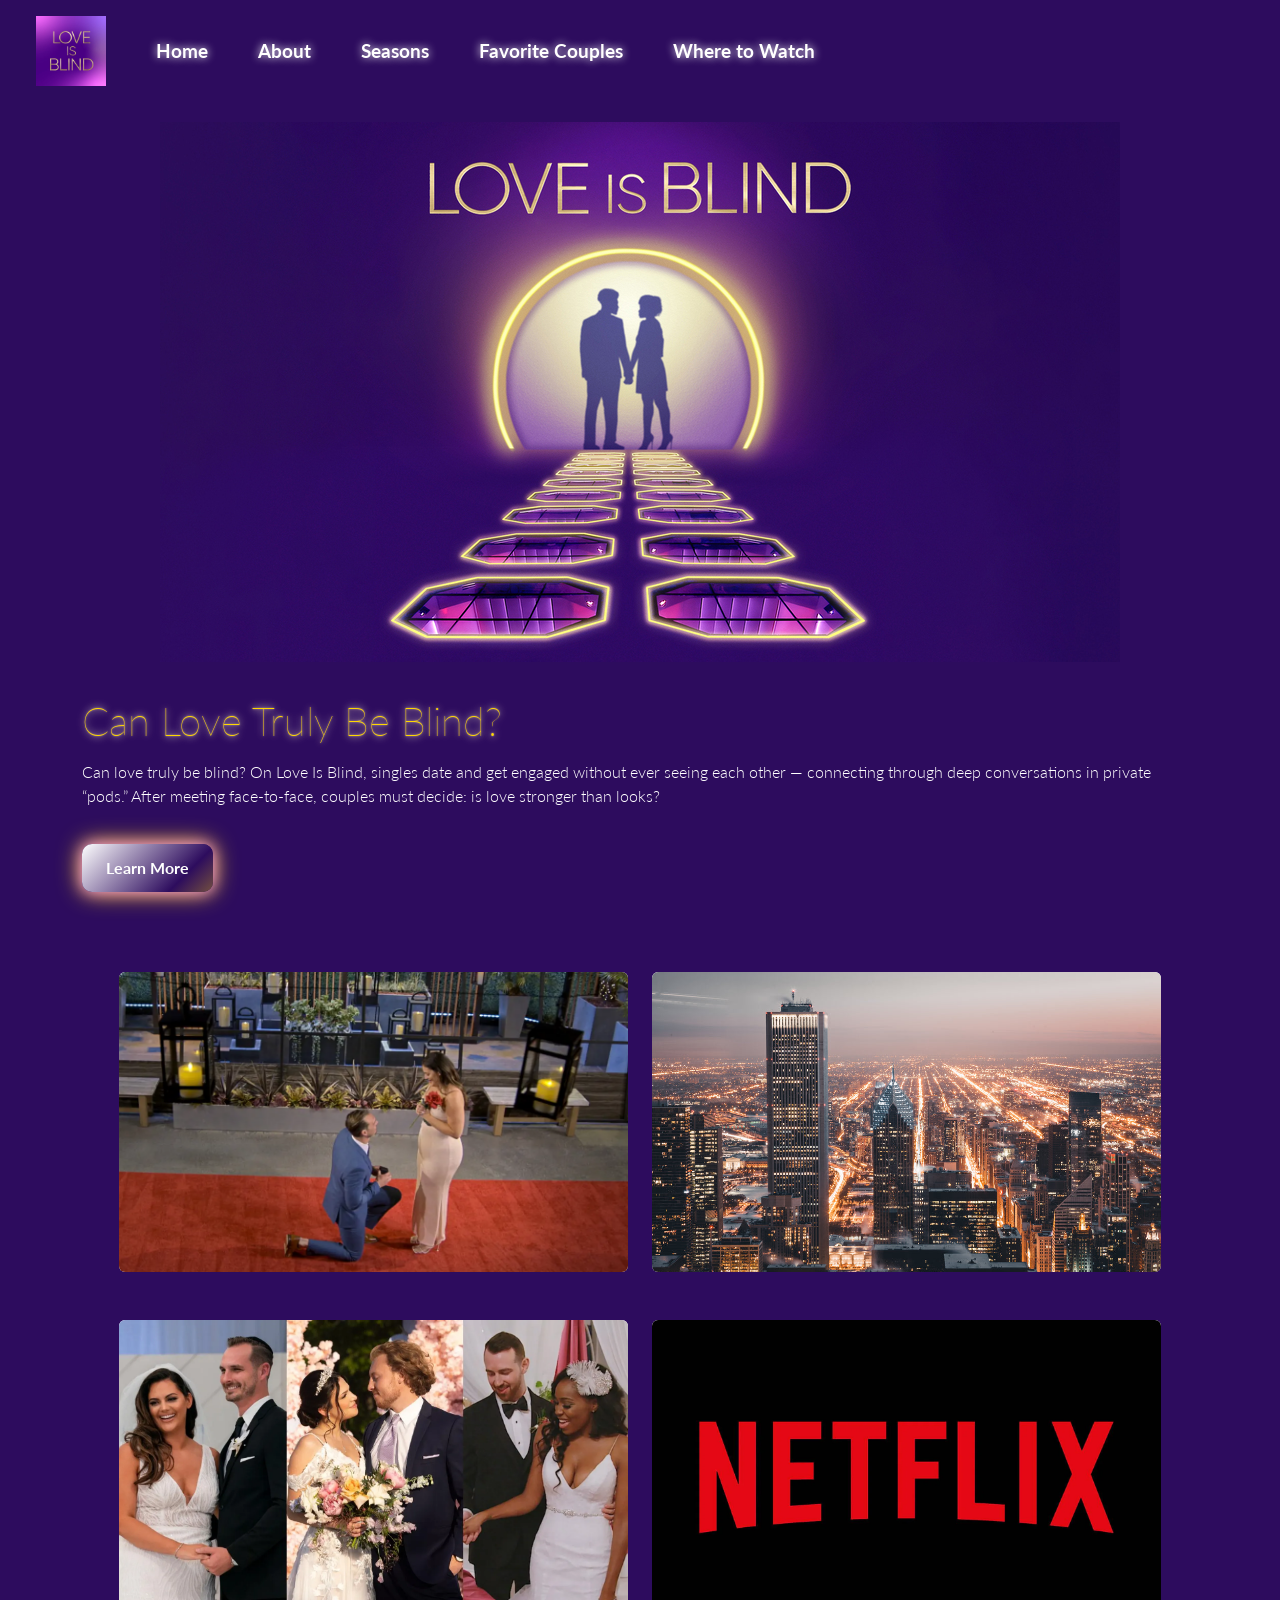
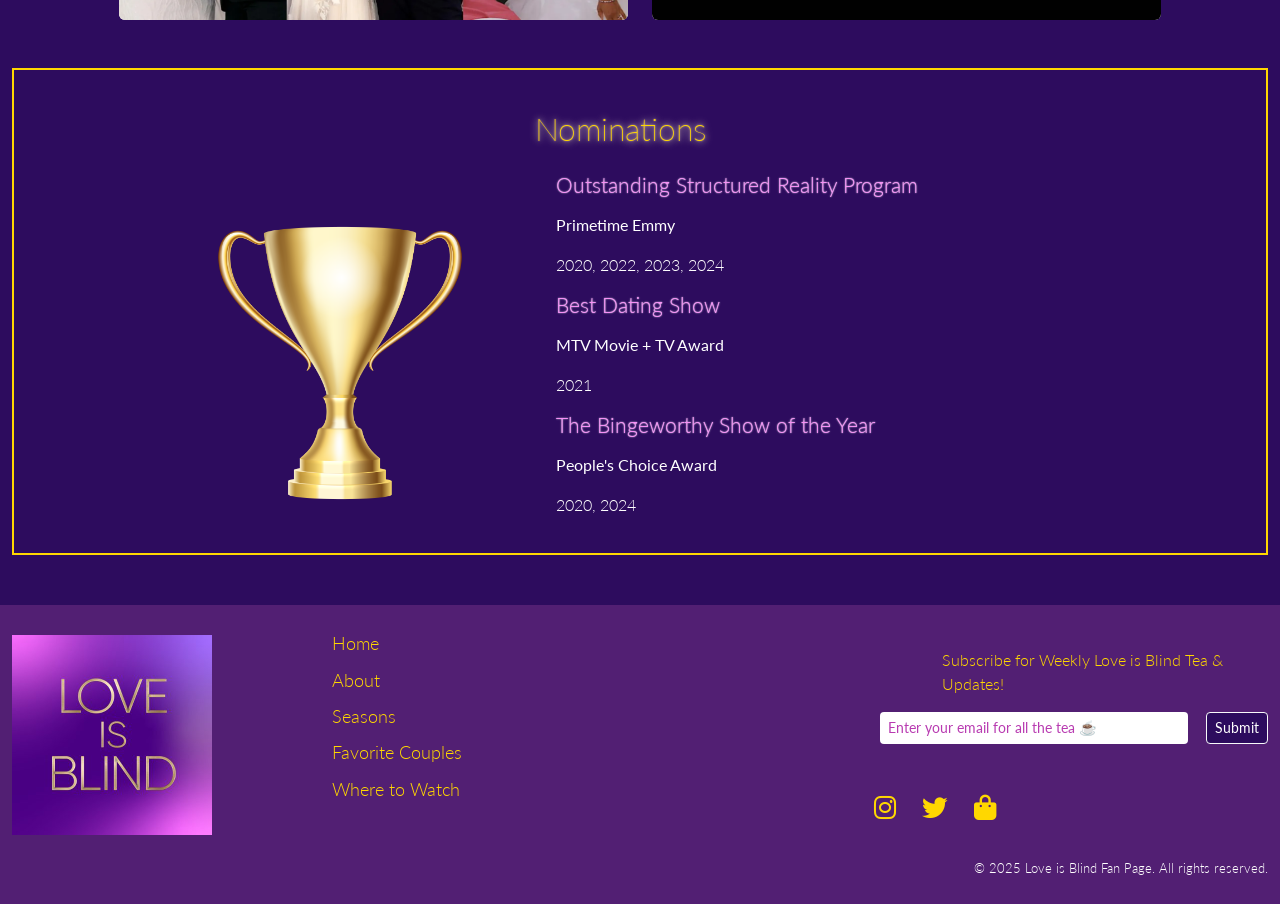
<file: index.html>
<!doctype html>
<html lang="en">
  <head>
    <meta charset="utf-8">
    <meta name="viewport" content="width=device-width, initial-scale=1">
    <meta name="description" content="Home">
    <meta name="author" content="Joy Suh">
    <title>Love is Blind</title>

    <!-- LOAD BOOTSTRAP CSS - DO NOT DELETE -->
    <link href="https://cdn.jsdelivr.net/npm/bootstrap@5.3.3/dist/css/bootstrap.min.css" rel="stylesheet" integrity="sha384-QWTKZyjpPEjISv5WaRU9OFeRpok6YctnYmDr5pNlyT2bRjXh0JMhjY6hW+ALEwIH" crossorigin="anonymous">
    <!-- END LOADING BOOTSTRAP CSS -->

    
    <!-- Custom styles - add your own CSS to this stylesheet -->
    <link href="style.css" rel="stylesheet">


<!-- lato font google-->
    <link rel="preconnect" href="https://fonts.googleapis.com">
<link rel="preconnect" href="https://fonts.gstatic.com" crossorigin>
<link href="https://fonts.googleapis.com/css2?family=Lato:ital,wght@0,100;0,300;0,400;0,700;0,900;1,100;1,300;1,400;1,700;1,900&family=Playwrite+IT+Moderna:wght@100..400&display=swap" rel="stylesheet">

<!-- footer icons-->
<link href="https://cdnjs.cloudflare.com/ajax/libs/font-awesome/5.15.4/css/all.min.css" rel="stylesheet">
<link href="https://cdnjs.cloudflare.com/ajax/libs/font-awesome/6.0.0-beta3/css/all.min.css" rel="stylesheet">


  </head>
  <body>



     <div class="container-fluid">

<nav class="d-flex align-items-center px-4 py-3">
  
    <!-- nav logo-->
      <img src="images/libnavlogo.jpg" class="nav-logo img-fluid" alt="Love is Blind logo">
    

    <!-- navlinks-->

  <ul class="nav nav-pills">
    <li class="nav-item">
      <a class="nav-link" href="index.html">Home</a>
    </li>
    <li class="nav-item">
      <a class="nav-link" href="about.html">About</a>
    </li>
    <li class="nav-item">
      <a class="nav-link" href="seasons.html">Seasons</a>
    </li>
    <li class="nav-item">
      <a class="nav-link" href="couples.html">Favorite Couples</a>
    </li>
    <li class="nav-item">
      <a class="nav-link" href="watch.html">Where to Watch</a>
    </li>
  </ul>
</nav>



 
    
  <div class="row">
    <div class="col-md-12">

      <img class="logo img-fluid lib.jpg" src="images/lib.jpg" alt="Love is Blind logo">
    </div>
  
</div> <!-- end logo-->



<!-- new row 1 -->

<div class="container">
<div class="row">
  <div class="col-md-12">
    <h1 class="gold-glow"> Can Love Truly Be Blind? </h1> 
<p> Can love truly be blind?
On Love Is Blind, singles date and get engaged without ever seeing each other — connecting through deep conversations in private “pods.” After meeting face-to-face, couples must decide: is love stronger than looks?</p>
<a href="about.html" class="custom-btn">Learn More</a>

</div>
</div>
</div>



<!-- Row 2 -->
  <div class="row justify-content-center">
    <div class="col-md-5 mb-5">
        <div class="purple-card">

      <a href="about.html" class="card text-decoration-none position-relative">
        <img src="images/proposal.webp" class="card-img-top" alt="Proposal">
        <p class="card-hover-text purple position-absolute top-50 start-50 translate-middle">About</p>
      </a>
    </div></div>

    <div class="col-md-5 mb-5">
        <div class="purple-card">

      <a href="seasons.html" class="card text-decoration-none position-relative">
        <img src="images/city.jpg" class="card-img-top" alt="City image">
        <p class="card-hover-text purple position-absolute top-50 start-50 translate-middle">Seasons</p>
      </a>
    </div>
  </div></div>

  <!-- Row 3 -->
  <div class="row justify-content-center">
    <!-- Card 1 -->
    <div class="col-md-5 mb-5">
        <div class="purple-card">

      <a href="couples.html" class="card text-decoration-none position-relative">
        <img src="images/coupleshome.webp" class="card-img-top" alt="Couples image">
        <p class="card-hover-text purple position-absolute top-50 start-50 translate-middle">Favorite Couples</p>
      </a>
    </div>
</div>
    <!-- Card 2 -->
    <div class="col-md-5 mb-5">
        <div class="purple-card">

      <a href="watch.html" class="card text-decoration-none position-relative">
        <img src="images/netflix.webp" class="card-img-top" alt="Netflix logo">
        <p class="card-hover-text purple position-absolute top-50 start-50 translate-middle">Where to Watch</p>
      </a>
    </div>
  </div>
</div>



<!-- row 4 --> 
<div class="container-fluid awards-section">
  <div class="row">
    <div class="col-md-12">
      <h2 class="nominations"> Nominations </h2>
    </div>
  </div>

  <!-- row 5--> 

  <div class="row justify-content-center align-items-center" style="margin-left: 0%;">

    <!-- trophy image -->
    <div class="col-md-4 text-center mb-3  mb-md-0">
      <img class="trophy img-fluid" src="images/trophy.png" alt="trophy">
    </div>

    <div class="col-md-6">
      <h3>Outstanding Structured Reality Program</h3>
      <p><strong>Primetime Emmy</strong></p>
      <p>2020, 2022, 2023, 2024</p>

      <h3>Best Dating Show</h3>
      <p><strong>MTV Movie + TV Award</strong></p>
      <p>2021</p>

      <h3>The Bingeworthy Show of the Year</h3>
      <p><strong>People's Choice Award</strong></p>
      <p>2020, 2024</p>
    </div>
  </div>
</div>
</div>


 <!-- footer -->

   <footer class="footer ">
  <div class="container-fluid footer-container">
    <div class="row align-items-center">

      <!-- Logo -->
      <div class="col-md-3 text-center text-md-start mb-3 mb-md-0">
        <img src="images/libnavlogo.jpg" alt="Love is Blind Logo" class="footer-logo img-fluid">
      </div>

      <!-- Nav Links -->
      <div class="col-md-3">
        <ul class="footer-nav">
          <li><a href="index.html">Home</a></li>
          <li><a href="about.html">About</a></li>
          <li><a href="seasons.html">Seasons</a></li>
          <li><a href="couples.html">Favorite Couples</a></li>
          <li><a href="watch.html">Where to Watch</a></li>
        </ul>
      </div>



      <div class="col-md-6">

  <div class="season-form mt-4">
  <!-- form-->
  <p class="formtitle">Subscribe for Weekly Love is Blind Tea & Updates!</p>

  <!-- Form-->
  <div class="d-flex justify-content-md-end justify-content-center mb-5">
  <input type="text" id="email-form" name="email-form" class="form-control form-control-sm w-50 custom-input" placeholder="Enter your email for all the tea ☕">
  <button type="submit" class="btn btn-light btn-sm ms-2 submit-btn">Submit</button>
</div>

</div>

        <!-- socials-->
        <div class="row">
        <div class="d-flex justify-content-center mt-3">
          <a href="https://www.instagram.com/loveisblindnetflix" target="_blank" class="social-icon me-3">
            <i class="fab fa-instagram"></i>
          </a>
          <a href="https://x.com/LoveisBlindShow" target="_blank" class="social-icon me-3">
            <i class="fab fa-twitter"></i>
          </a>
          <a href="https://www.netflix.shop/collections/love-is-blind" target="_blank" class="social-icon">
            <i class="fas fa-shopping-bag"></i>
         </a>
        </div>
      </div>
    </div>
  </div>







    <!-- copyright -->
    <div class="row">
    <div class="text-end mt-4">
      <p class="copyright">&copy; 2025 Love is Blind Fan Page. All rights reserved.</p>
    </div>
  </div>
</div>
</footer>





</body>
</html>
</file>
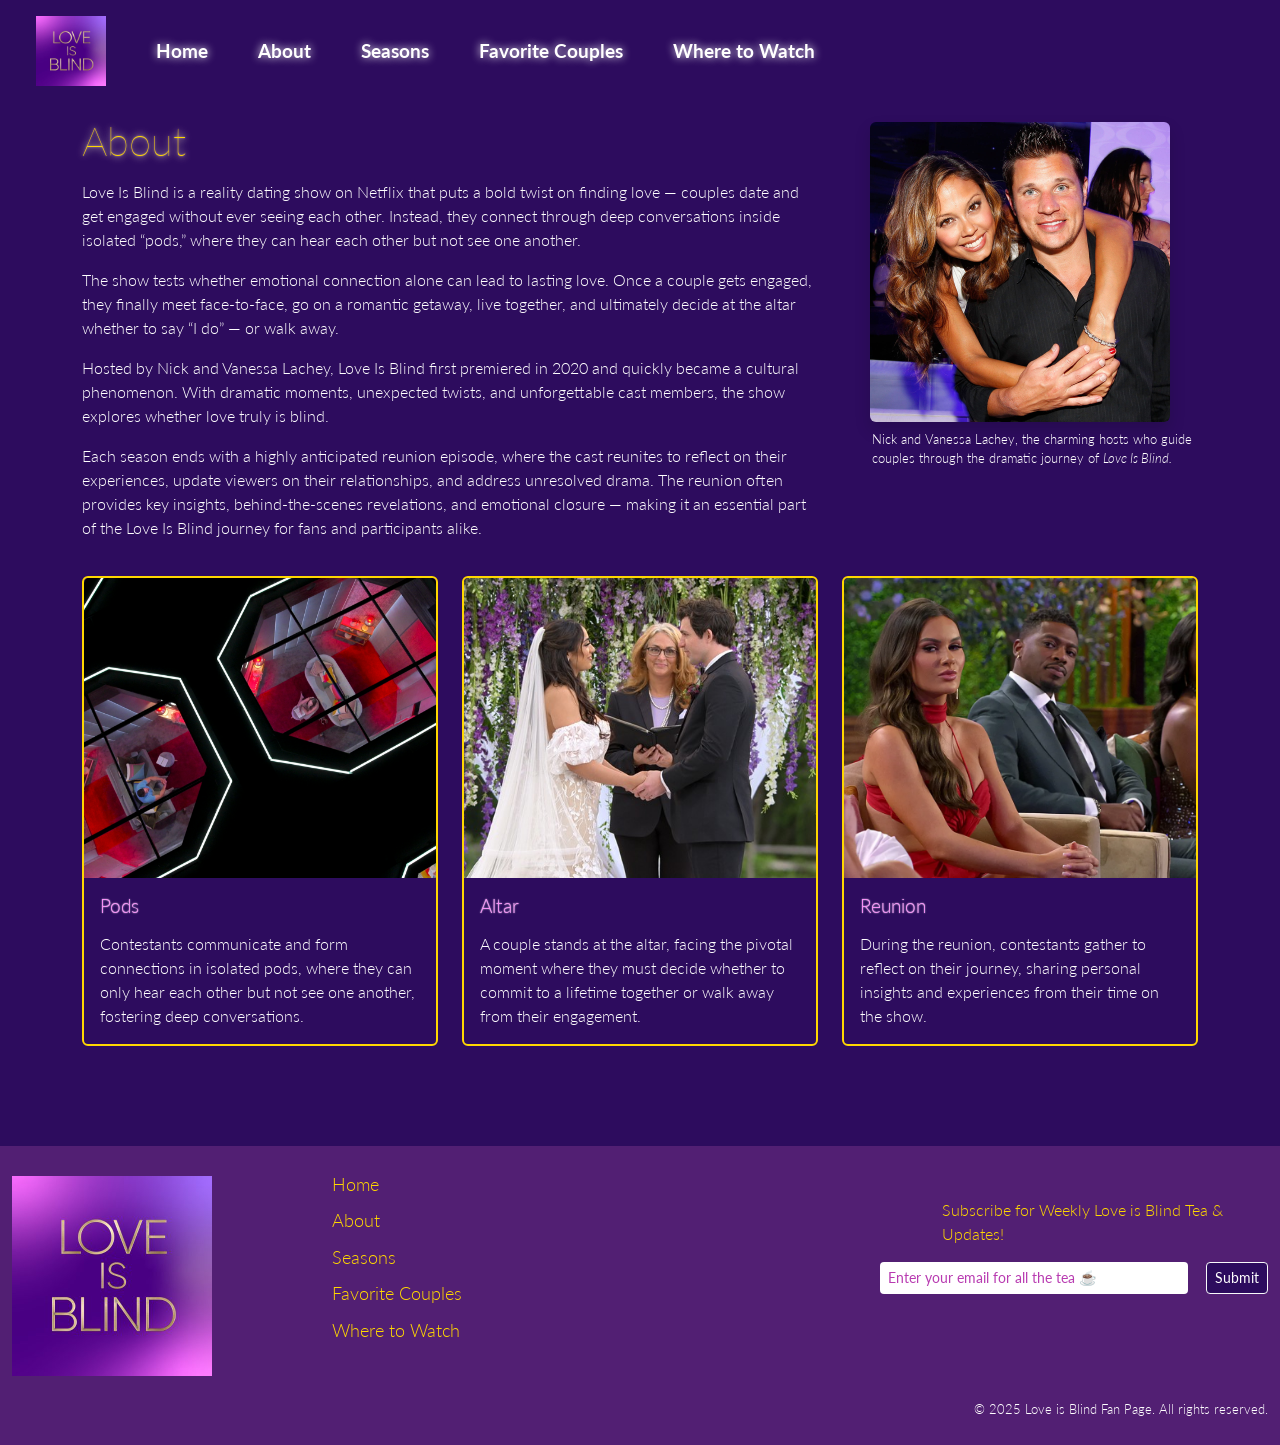
<file: about.html>
<!doctype html>
<html lang="en">
  <head>
    <meta charset="utf-8">
    <meta name="viewport" content="width=device-width, initial-scale=1">
    <meta name="description" content="About">
    <meta name="author" content="Joy Suh">
    <title>Love is Blind</title>

    <!-- LOAD BOOTSTRAP CSS - DO NOT DELETE -->
    <link href="https://cdn.jsdelivr.net/npm/bootstrap@5.3.3/dist/css/bootstrap.min.css" rel="stylesheet" integrity="sha384-QWTKZyjpPEjISv5WaRU9OFeRpok6YctnYmDr5pNlyT2bRjXh0JMhjY6hW+ALEwIH" crossorigin="anonymous">
    <!-- END LOADING BOOTSTRAP CSS -->

    
    <!-- Custom styles - add your own CSS to this stylesheet -->
    <link href="style.css" rel="stylesheet">

    <!-- lato font google-->
    <link rel="preconnect" href="https://fonts.googleapis.com">
<link rel="preconnect" href="https://fonts.gstatic.com" crossorigin>
<link href="https://fonts.googleapis.com/css2?family=Lato:ital,wght@0,100;0,300;0,400;0,700;0,900;1,100;1,300;1,400;1,700;1,900&family=Playwrite+IT+Moderna:wght@100..400&display=swap" rel="stylesheet">



  </head>

  <body>


     <div class="container-fluid">

<nav class="d-flex align-items-center px-4 py-3">
  
    <!-- nav logo-->
      <img src="images/libnavlogo.jpg" class="nav-logo img-fluid" alt="Love is Blind logo">
    
  <ul class="nav nav-pills">
    <li class="nav-item">
      <a class="nav-link" href="index.html">Home</a>
    </li>
    <li class="nav-item">
      <a class="nav-link" href="about.html">About</a>
    </li>
    <li class="nav-item">
      <a class="nav-link" href="seasons.html">Seasons</a>
    </li>
    <li class="nav-item">
      <a class="nav-link" href="couples.html">Favorite Couples</a>
    </li>
    <li class="nav-item">
      <a class="nav-link" href="watch.html">Where to Watch</a>
    </li>
  </ul>
</nav>

</div>

<div class="container">
      <div class= "row">

        <div class="col-md-8">
          <h1 class="gold-glow"> About </h1>
          <p> Love Is Blind is a reality dating show on Netflix that puts a bold twist on finding love — couples date and get engaged without ever seeing each other. Instead, they connect through deep conversations inside isolated “pods,” where they can hear each other but not see one another.</p>

<p>The show tests whether emotional connection alone can lead to lasting love. Once a couple gets engaged, they finally meet face-to-face, go on a romantic getaway, live together, and ultimately decide at the altar whether to say “I do” — or walk away. </p>

<p>Hosted by Nick and Vanessa Lachey, Love Is Blind first premiered in 2020 and quickly became a cultural phenomenon. With dramatic moments, unexpected twists, and unforgettable cast members, the show explores whether love truly is blind.
</p>

<p> Each season ends with a highly anticipated reunion episode, where the cast reunites to reflect on their experiences, update viewers on their relationships, and address unresolved drama. The reunion often provides key insights, behind-the-scenes revelations, and emotional closure — making it an essential part of the Love Is Blind journey for fans and participants alike.</p>
</div> 


<div class="col-md-4">
  <figure class="text-center">
    <img src="images/lacheys.jpg" class="img-fluid rounded shadow lachey-pic" alt="Vanessa and Nick Lachey">
    <figcaption class="mt-2 caption-text">
   Nick and Vanessa Lachey, the charming hosts who guide couples through the dramatic journey of <em>Love Is Blind.</em>
 </figcaption>
  </figure>
</div>
</div>
</div>


<!-- row 2-->

  <div class="container">
  <div class="row">
  
    <div class="col-md-4">
      <div class="card about-card">
        <img src="images/pods.jpeg" class="card-img-top" alt="Love is Blind pods">
        <div class="card-body">
          <h3 class="card-title-about">Pods</h3>
          <p class="card-text about">Contestants communicate and form connections in isolated pods, where they can only hear each other but not see one another, fostering deep conversations.</p>
        </div>
      </div>
    </div>

    <div class="col-md-4">
      <div class="card about-card">
        <img src="images/altar.jpg" class="card-img-top" alt="Couple at the altar">
        <div class="card-body">
          <h3 class="card-title-about">Altar</h3>
          <p class="card-text">A couple stands at the altar, facing the pivotal moment where they must decide whether to commit to a lifetime together or walk away from their engagement.</p>
        </div>
      </div>
    </div>

    <div class="col-md-4">
      <div class="card about-card">
        <img src="images/reunion.webp" class="card-img-top" alt="Contestants at the reunion">
        <div class="card-body">
         <h3 class="card-title-about">Reunion</h3>
          <p class="card-text">During the reunion, contestants gather to reflect on their journey, sharing personal insights and experiences from their time on the show.</p>
        </div>
      </div>
    </div>

  </div>
</div>






  <footer class="footer">
  <div class="container-fluid footer-container">
    <div class="row align-items-center">

      <!-- Logo -->
      <div class="col-md-3 text-center text-md-start mb-3 mb-md-0">
        <img src="images/libnavlogo.jpg" alt="Love is Blind Logo" class="footer-logo img-fluid">
      </div>

      <!-- Nav Links -->
      <div class="col-md-3">
        <ul class="footer-nav">
          <li><a href="index.html">Home</a></li>
          <li><a href="about.html">About</a></li>
          <li><a href="seasons.html">Seasons</a></li>
          <li><a href="couples.html">Favorite Couples</a></li>
          <li><a href="watch.html">Where to Watch</a></li>
        </ul>
      </div>



      <div class="col-md-6">
  <div class="season-form mt-4">
  <!-- form-->
  <p class="formtitle">Subscribe for Weekly Love is Blind Tea & Updates!</p>

  <!-- Form-->
  <div class="d-flex justify-content-md-end justify-content-center mb-5">
  <input type="text" id="email-form" name="email-form" class="form-control form-control-sm w-50 custom-input" placeholder="Enter your email for all the tea ☕">
  <button type="submit" class="btn btn-light btn-sm ms-2 submit-btn">Submit</button>
</div>

</div>

        <!-- socials-->
        <div class="row">
        <div class="d-flex justify-content-center mt-3">
          <a href="https://www.instagram.com/loveisblindnetflix" target="_blank" class="social-icon me-3">
            <i class="fab fa-instagram"></i>
          </a>
          <a href="https://x.com/LoveisBlindShow" target="_blank" class="social-icon me-3">
            <i class="fab fa-twitter"></i>
          </a>
          <a href="https://www.netflix.shop/collections/love-is-blind" target="_blank" class="social-icon">
            <i class="fas fa-shopping-bag"></i>
         </a>
        </div>
      </div>
    </div>
  </div>







    <!-- copyright -->
    <div class="row">
    <div class="text-end mt-4">
      <p class="copyright">&copy; 2025 Love is Blind Fan Page. All rights reserved.</p>
    </div>
  </div>
</div>
</footer>


</body>
</html>
</file>
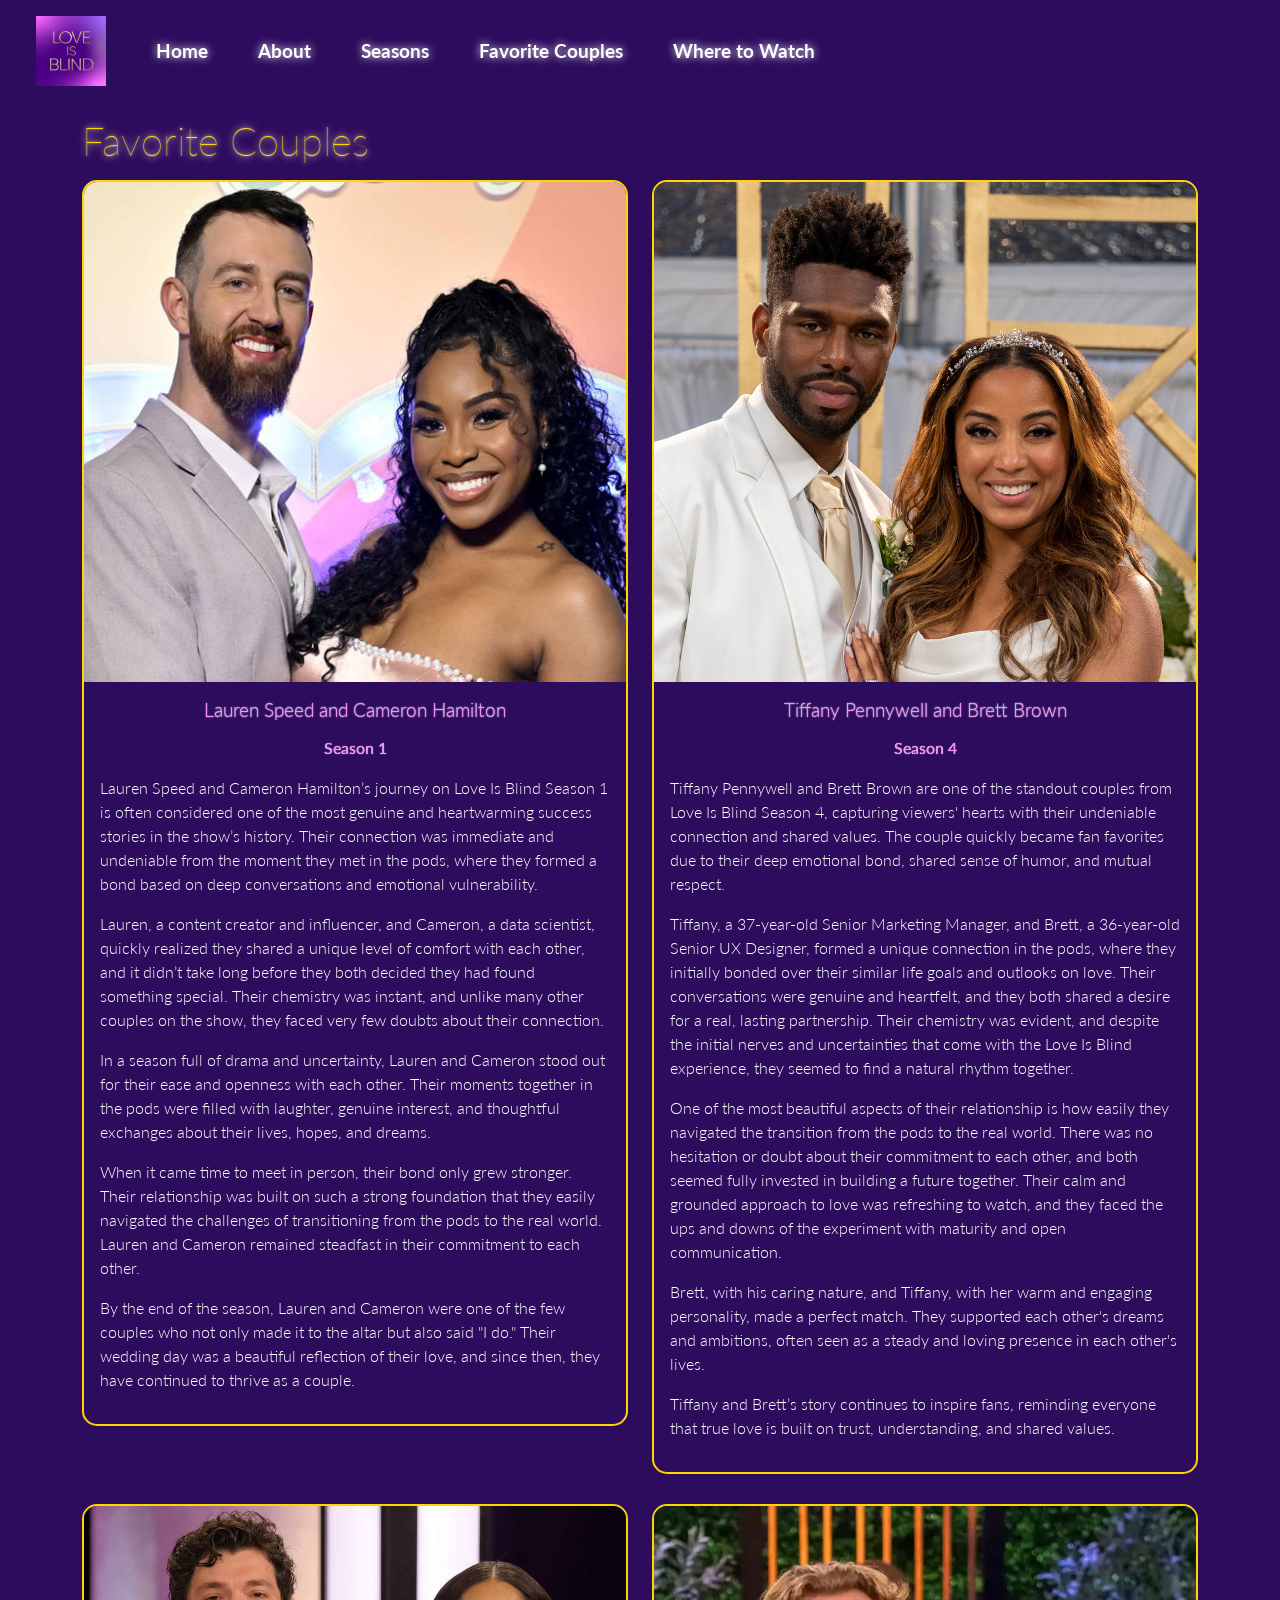
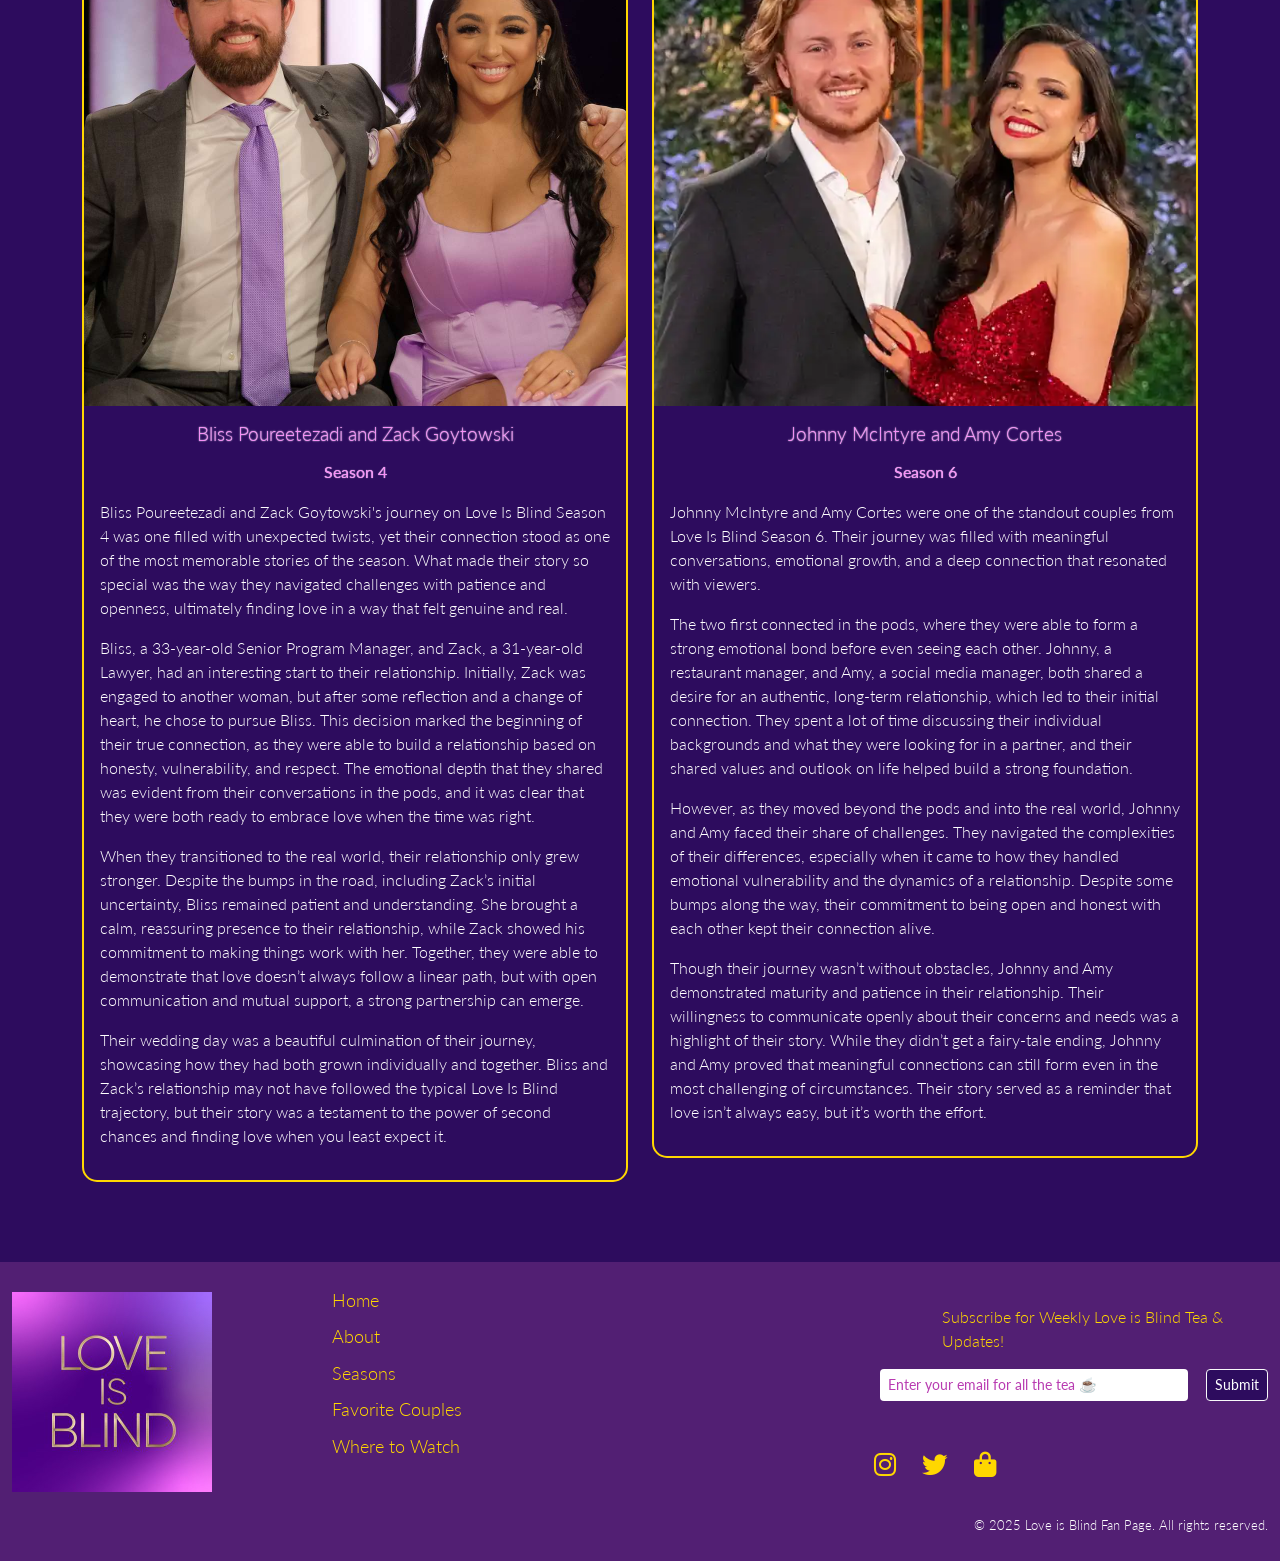
<file: couples.html>
<!doctype html>
<html lang="en">
  <head>
    <meta charset="utf-8">
    <meta name="viewport" content="width=device-width, initial-scale=1">
    <meta name="description" content="Favorite Couples">
    <meta name="author" content="Joy Suh">
    <title>Love is Blind</title>

    <!-- LOAD BOOTSTRAP CSS - DO NOT DELETE -->
    <link href="https://cdn.jsdelivr.net/npm/bootstrap@5.3.3/dist/css/bootstrap.min.css" rel="stylesheet" integrity="sha384-QWTKZyjpPEjISv5WaRU9OFeRpok6YctnYmDr5pNlyT2bRjXh0JMhjY6hW+ALEwIH" crossorigin="anonymous">
    <!-- END LOADING BOOTSTRAP CSS -->

    
    <!-- Custom styles - add your own CSS to this stylesheet -->
    <link href="style.css" rel="stylesheet">

    <!-- lato font google-->
    <link rel="preconnect" href="https://fonts.googleapis.com">
<link rel="preconnect" href="https://fonts.gstatic.com" crossorigin>
<link href="https://fonts.googleapis.com/css2?family=Lato:ital,wght@0,100;0,300;0,400;0,700;0,900;1,100;1,300;1,400;1,700;1,900&family=Playwrite+IT+Moderna:wght@100..400&display=swap" rel="stylesheet">

<!-- footer icons-->
<link href="https://cdnjs.cloudflare.com/ajax/libs/font-awesome/5.15.4/css/all.min.css" rel="stylesheet">
<link href="https://cdnjs.cloudflare.com/ajax/libs/font-awesome/6.0.0-beta3/css/all.min.css" rel="stylesheet">


  </head>
 <body class="couples-page">

     <div class="container-fluid">

<nav class="d-flex align-items-center px-4 py-3">
  
    <!-- nav logo-->
      <img src="images/libnavlogo.jpg" class="nav-logo img-fluid" alt="Love is Blind logo">
    

  <ul class="nav nav-pills">
    <li class="nav-item">
      <a class="nav-link" href="index.html">Home</a>
    </li>
    <li class="nav-item">
      <a class="nav-link" href="about.html">About</a>
    </li>
    <li class="nav-item">
      <a class="nav-link" href="seasons.html">Seasons</a>
    </li>
    <li class="nav-item">
      <a class="nav-link" href="couples.html">Favorite Couples</a>
    </li>
    <li class="nav-item">
      <a class="nav-link" href="watch.html">Where to Watch</a>
    </li>
  </ul>
</nav>
</div>

<div class="container">

      <div class= "row">
        <div class="col-md-12">
          <h1 class="gold-glow">Favorite Couples</h1>
</div>
</div>
</div>
    


          <!-- row 2-->
<div class="container">



<div class="row">

  <div class="col-md-6">
    <div class="card couples-card text-center">
      <img src="images/lc.jpeg" class="card-img-top" alt="Lauren Speed and Cameron Hamilton">
      <div class="card-body">
        <h3 class="card-title-couple">Lauren Speed and Cameron Hamilton</h3>
         <p class="couple-season"><strong> Season 1</strong></p>

        <p class="card-text-couple">
Lauren Speed and Cameron Hamilton’s journey on Love Is Blind Season 1 is often considered one of the most genuine and heartwarming success stories in the show’s history. Their connection was immediate and undeniable from the moment they met in the pods, where they formed a bond based on deep conversations and emotional vulnerability. </p>

<p class="card-text-couple">Lauren, a content creator and influencer, and Cameron, a data scientist, quickly realized they shared a unique level of comfort with each other, and it didn’t take long before they both decided they had found something special. Their chemistry was instant, and unlike many other couples on the show, they faced very few doubts about their connection. </p>

<p class="card-text-couple">In a season full of drama and uncertainty, Lauren and Cameron stood out for their ease and openness with each other. Their moments together in the pods were filled with laughter, genuine interest, and thoughtful exchanges about their lives, hopes, and dreams. </p>

<p class="card-text-couple">When it came time to meet in person, their bond only grew stronger. Their relationship was built on such a strong foundation that they easily navigated the challenges of transitioning from the pods to the real world. Lauren and Cameron remained steadfast in their commitment to each other.</p>

<p class="card-text-couple">By the end of the season, Lauren and Cameron were one of the few couples who not only made it to the altar but also said "I do." Their wedding day was a beautiful reflection of their love, and since then, they have continued to thrive as a couple. </p>
</div>
  
    </div>
  </div>

  <div class="col-md-6">
    <div class="card text-center">
      <img src="images/tb.jpg" class="card-img-top" alt="Tiffany Pennywell and Brett Brown">
      <div class="card-body">
        <h3 class="card-title-couple">Tiffany Pennywell and Brett Brown</h3>
        <p class="couple-season"><strong> Season 4</strong></p>
        <p class="card-text-couple">Tiffany Pennywell and Brett Brown are one of the standout couples from Love Is Blind Season 4, capturing viewers' hearts with their undeniable connection and shared values. The couple quickly became fan favorites due to their deep emotional bond, shared sense of humor, and mutual respect.</p>

<p class="card-text-couple">Tiffany, a 37-year-old Senior Marketing Manager, and Brett, a 36-year-old Senior UX Designer, formed a unique connection in the pods, where they initially bonded over their similar life goals and outlooks on love. Their conversations were genuine and heartfelt, and they both shared a desire for a real, lasting partnership. Their chemistry was evident, and despite the initial nerves and uncertainties that come with the Love Is Blind experience, they seemed to find a natural rhythm together.</p>

<p class="card-text-couple">One of the most beautiful aspects of their relationship is how easily they navigated the transition from the pods to the real world. There was no hesitation or doubt about their commitment to each other, and both seemed fully invested in building a future together. Their calm and grounded approach to love was refreshing to watch, and they faced the ups and downs of the experiment with maturity and open communication.</p>

<p class="card-text-couple">Brett, with his caring nature, and Tiffany, with her warm and engaging personality, made a perfect match. They supported each other's dreams and ambitions, often seen as a steady and loving presence in each other's lives. </p>

<p class="card-text-couple">Tiffany and Brett’s story continues to inspire fans, reminding everyone that true love is built on trust, understanding, and shared values.</p>
      </div>
    </div>
  </div>
</div>
</div>


<div class="container">

<div class="row">
  <div class="col-md-6">
    <div class="card text-center">
      <img src="images/bz.jpg" class="card-img-top" alt="Bliss Poureetezadi and Zack Goytowski">

      <div class="card-body">
        <h3 class="card-title-couple">Bliss Poureetezadi and Zack Goytowski</h3>
        <p class="couple-season"><strong> Season 4</strong></p>
        <p class="card-text-couple">Bliss Poureetezadi and Zack Goytowski's journey on Love Is Blind Season 4 was one filled with unexpected twists, yet their connection stood as one of the most memorable stories of the season. What made their story so special was the way they navigated challenges with patience and openness, ultimately finding love in a way that felt genuine and real.</p>

<p class="card-text-couple">Bliss, a 33-year-old Senior Program Manager, and Zack, a 31-year-old Lawyer, had an interesting start to their relationship. Initially, Zack was engaged to another woman, but after some reflection and a change of heart, he chose to pursue Bliss. This decision marked the beginning of their true connection, as they were able to build a relationship based on honesty, vulnerability, and respect. The emotional depth that they shared was evident from their conversations in the pods, and it was clear that they were both ready to embrace love when the time was right.</p>

<p class="card-text-couple"> When they transitioned to the real world, their relationship only grew stronger. Despite the bumps in the road, including Zack’s initial uncertainty, Bliss remained patient and understanding. She brought a calm, reassuring presence to their relationship, while Zack showed his commitment to making things work with her. Together, they were able to demonstrate that love doesn’t always follow a linear path, but with open communication and mutual support, a strong partnership can emerge.</p>

<p class="card-text-couple">Their wedding day was a beautiful culmination of their journey, showcasing how they had both grown individually and together. Bliss and Zack’s relationship may not have followed the typical Love Is Blind trajectory, but their story was a testament to the power of second chances and finding love when you least expect it.</p>
      </div>
    </div>
  </div>

  <div class="col-md-6">
    <div class="card text-center">
      <img src="images/aj.webp" class="card-img-top" style="object-fit: cover; object-position: 45% center; height: 500px; width: 100%;" alt="Johnny McIntyre and Amy Cortes">
      <div class="card-body">
        <h3 class="card-title-couple">Johnny McIntyre and Amy Cortes</h3>
        <p class="couple-season"><strong> Season 6 </strong></p>
        <p class="card-text-couple">Johnny McIntyre and Amy Cortes were one of the standout couples from Love Is Blind Season 6. Their journey was filled with meaningful conversations, emotional growth, and a deep connection that resonated with viewers.</p>

 <p class="card-text-couple">The two first connected in the pods, where they were able to form a strong emotional bond before even seeing each other. Johnny, a restaurant manager, and Amy, a social media manager, both shared a desire for an authentic, long-term relationship, which led to their initial connection. They spent a lot of time discussing their individual backgrounds and what they were looking for in a partner, and their shared values and outlook on life helped build a strong foundation.</p>

 <p class="card-text-couple">However, as they moved beyond the pods and into the real world, Johnny and Amy faced their share of challenges. They navigated the complexities of their differences, especially when it came to how they handled emotional vulnerability and the dynamics of a relationship. Despite some bumps along the way, their commitment to being open and honest with each other kept their connection alive.</p>

 <p class="card-text-couple">Though their journey wasn’t without obstacles, Johnny and Amy demonstrated maturity and patience in their relationship. Their willingness to communicate openly about their concerns and needs was a highlight of their story. While they didn’t get a fairy-tale ending, Johnny and Amy proved that meaningful connections can still form even in the most challenging of circumstances. Their story served as a reminder that love isn’t always easy, but it’s worth the effort.</p>
      </div>
    </div>
  </div>
</div>
</div>
 <!-- footer -->

   <footer class="footer ">
  <div class="container-fluid footer-container">
    <div class="row align-items-center">

      <!-- Logo -->
      <div class="col-md-3 text-center text-md-start mb-3 mb-md-0">
        <img src="images/libnavlogo.jpg" alt="Love is Blind Logo" class="footer-logo img-fluid">
      </div>

      <!-- Nav Links -->
      <div class="col-md-3">
        <ul class="footer-nav">
          <li><a href="index.html">Home</a></li>
          <li><a href="about.html">About</a></li>
          <li><a href="seasons.html">Seasons</a></li>
          <li><a href="couples.html">Favorite Couples</a></li>
          <li><a href="watch.html">Where to Watch</a></li>
        </ul>
      </div>



      <div class="col-md-6">

  <div class="season-form mt-4">
  <!-- form-->
  <p class="formtitle">Subscribe for Weekly Love is Blind Tea & Updates!</p>

  <!-- Form-->
  <div class="d-flex justify-content-md-end justify-content-center mb-5">
  <input type="text" id="email-form" name="email-form" class="form-control form-control-sm w-50 custom-input" placeholder="Enter your email for all the tea ☕">
  <button type="submit" class="btn btn-light btn-sm ms-2 submit-btn">Submit</button>
</div>

</div>

        <!-- socials-->
        <div class="row">
        <div class="d-flex justify-content-center mt-3">
          <a href="https://www.instagram.com/loveisblindnetflix" target="_blank" class="social-icon me-3">
            <i class="fab fa-instagram"></i>
          </a>
          <a href="https://x.com/LoveisBlindShow" target="_blank" class="social-icon me-3">
            <i class="fab fa-twitter"></i>
          </a>
          <a href="https://www.netflix.shop/collections/love-is-blind" target="_blank" class="social-icon">
            <i class="fas fa-shopping-bag"></i>
         </a>
        </div>
      </div>
    </div>
  </div>







    <!-- copyright -->
    <div class="row">
    <div class="text-end mt-4">
      <p class="copyright">&copy; 2025 Love is Blind Fan Page. All rights reserved.</p>
    </div>
  </div>
</div>
</footer>






</body>
</html>
</file>
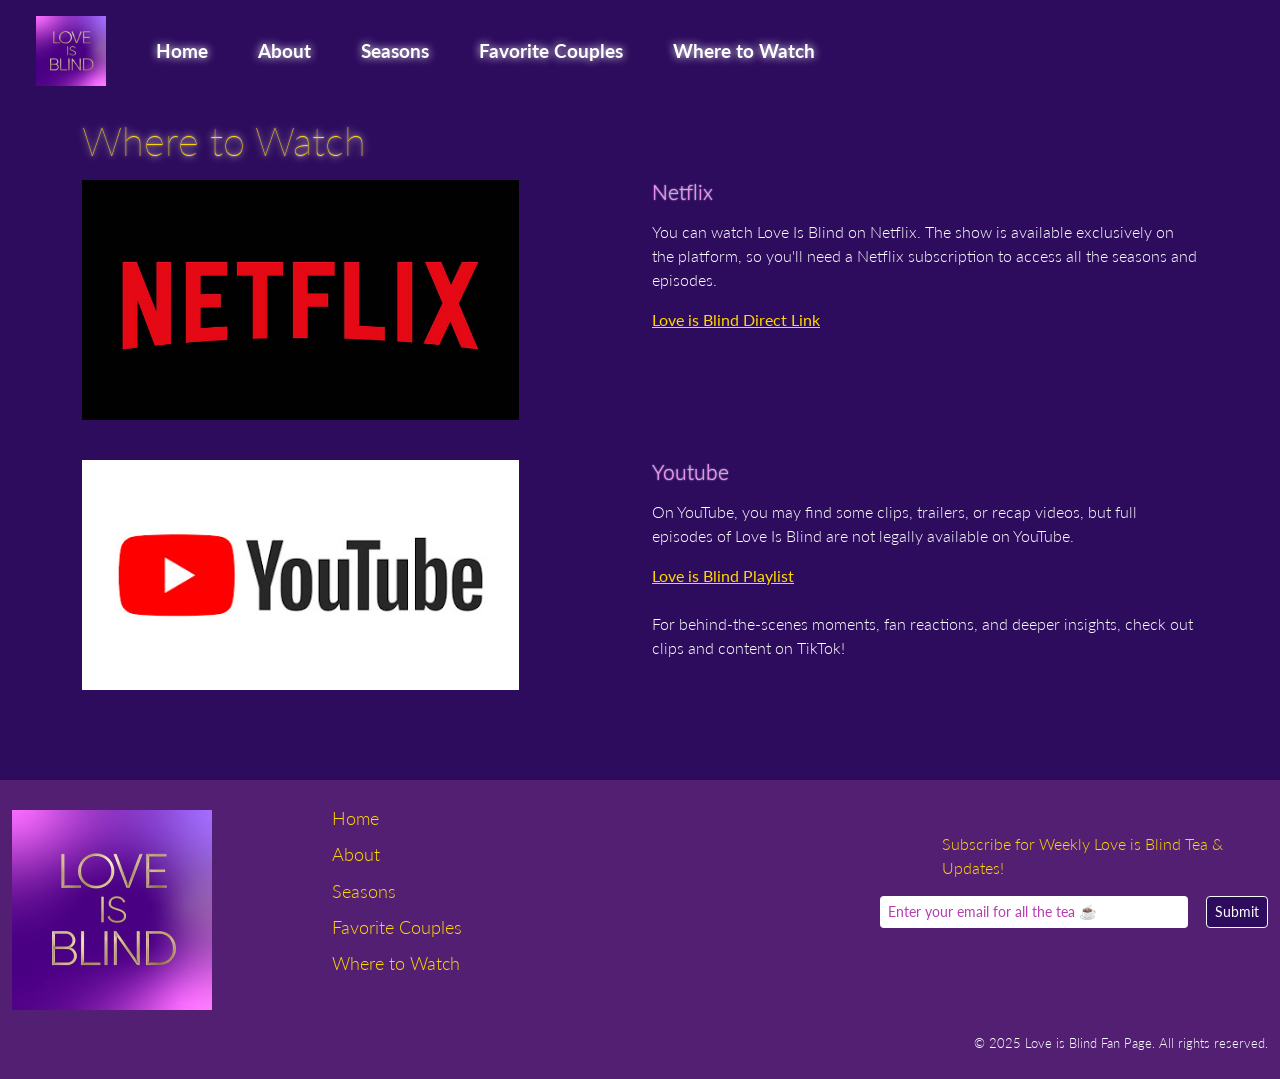
<file: watch.html>
<!doctype html>
<html lang="en">
  <head>
    <meta charset="utf-8">
    <meta name="viewport" content="width=device-width, initial-scale=1">
    <meta name="description" content="Where to Watch">
    <meta name="author" content="Joy Suh">
    <title>Love is Blind</title>

    <!-- LOAD BOOTSTRAP CSS - DO NOT DELETE -->
    <link href="https://cdn.jsdelivr.net/npm/bootstrap@5.3.3/dist/css/bootstrap.min.css" rel="stylesheet" integrity="sha384-QWTKZyjpPEjISv5WaRU9OFeRpok6YctnYmDr5pNlyT2bRjXh0JMhjY6hW+ALEwIH" crossorigin="anonymous">
    <!-- END LOADING BOOTSTRAP CSS -->

    
    <!-- Custom styles - add your own CSS to this stylesheet -->
    <link href="style.css" rel="stylesheet">

    <!-- lato font google-->
    <link rel="preconnect" href="https://fonts.googleapis.com">
<link rel="preconnect" href="https://fonts.gstatic.com" crossorigin>
<link href="https://fonts.googleapis.com/css2?family=Lato:ital,wght@0,100;0,300;0,400;0,700;0,900;1,100;1,300;1,400;1,700;1,900&family=Playwrite+IT+Moderna:wght@100..400&display=swap" rel="stylesheet">



  </head>
  <body>


     <div class="container-fluid">

<nav class="d-flex align-items-center px-4 py-3">
  
    <!-- nav logo-->
      <img src="images/libnavlogo.jpg" class="nav-logo img-fluid" alt="Love is Blind logo">
      <ul class="nav nav-pills">
    <li class="nav-item">
      <a class="nav-link" href="index.html">Home</a>
    </li>
    <li class="nav-item">
      <a class="nav-link" href="about.html">About</a>
    </li>
    <li class="nav-item">
      <a class="nav-link" href="seasons.html">Seasons</a>
    </li>
    <li class="nav-item">
      <a class="nav-link" href="couples.html">Favorite Couples</a>
    </li>
    <li class="nav-item">
      <a class="nav-link" href="watch.html">Where to Watch</a>
    </li>
  </ul>
</nav>
</div>


<div class="container">
<div class="row">
  <div class="col-md-12">
<h1 class="gold-glow"> Where to Watch </h1>
</div> </div>
</div>

<!-- row 2-->
<div class="container" style="margin-bottom: 40px;">
<div class="row">
  <div class="col-md-6">
   <img src="images/netflix.webp" alt="Netflix logo"  class="img-fluid"  style="max-height: 240px; width: 80%;">
</div>

<div class="col-md-6">
  <h3> Netflix </h3>
  <p> You can watch Love Is Blind on Netflix. The show is available exclusively on the platform, so you'll need a Netflix subscription to access all the seasons and episodes.

</p>
<a href="https://www.netflix.com/title/80996601" target="_blank" class="watch-link">Love is Blind Direct Link</a> 



</div>
</div>
</div>

<!-- row 3-->
<div class="container" style="margin-bottom: 40px;">
  <div class="row">
<div class="col-md-6">
  <img src="images/youtube.jpg" alt="Youtube logo" class="img-fluid" style="max-height: 250px; width: 80%;">
</div>
<div class="col-md-6">
  <h3> Youtube </h3>
  <p> On YouTube, you may find some clips, trailers, or recap videos, but full episodes of Love Is Blind are not legally available on YouTube.

</p>

<a href="https://www.youtube.com/playlist?list=PLvahqwMqN4M1ENr2f1sWj7hr3EepN9fLb" target="_blank" class="watch-link">Love is Blind Playlist</a> 
<p> <br> For behind-the-scenes moments, fan reactions, and deeper insights, check out clips and content on TikTok! </p>


</div>
</div>
</div>


 <!-- footer -->

   <footer class="footer ">
  <div class="container-fluid footer-container">
    <div class="row align-items-center">

      <!-- Logo -->
      <div class="col-md-3 text-center text-md-start mb-3 mb-md-0">
        <img src="images/libnavlogo.jpg" alt="Love is Blind Logo" class="footer-logo img-fluid">
      </div>

      <!-- Nav Links -->
      <div class="col-md-3">
        <ul class="footer-nav">
          <li><a href="index.html">Home</a></li>
          <li><a href="about.html">About</a></li>
          <li><a href="seasons.html">Seasons</a></li>
          <li><a href="couples.html">Favorite Couples</a></li>
          <li><a href="watch.html">Where to Watch</a></li>
        </ul>
      </div>



      <div class="col-md-6">

  <div class="season-form mt-4">
  <!-- form-->
  <p class="formtitle">Subscribe for Weekly Love is Blind Tea & Updates!</p>

  <!-- Form-->
  <div class="d-flex justify-content-md-end justify-content-center mb-5">
  <input type="text" id="email-form" name="email-form" class="form-control form-control-sm w-50 custom-input" placeholder="Enter your email for all the tea ☕">
  <button type="submit" class="btn btn-light btn-sm ms-2 submit-btn">Submit</button>
</div>

</div>

        <!-- socials-->
        <div class="row">
        <div class="d-flex justify-content-center mt-3">
          <a href="https://www.instagram.com/loveisblindnetflix" target="_blank" class="social-icon me-3">
            <i class="fab fa-instagram"></i>
          </a>
          <a href="https://x.com/LoveisBlindShow" target="_blank" class="social-icon me-3">
            <i class="fab fa-twitter"></i>
          </a>
          <a href="https://www.netflix.shop/collections/love-is-blind" target="_blank" class="social-icon">
            <i class="fas fa-shopping-bag"></i>
         </a>
        </div>
      </div>
    </div>
  </div>







    <!-- copyright -->
    <div class="row">
    <div class="text-end mt-4">
      <p class="copyright">&copy; 2025 Love is Blind Fan Page. All rights reserved.</p>
    </div>
  </div>
</div>
</footer>





</body>
</html>
</file>
<file: style.css>
.image-container {
  position: relative;
  width: 100%;
  height: 300px;
}

/* nav */

nav ul.nav-pills {
    border-radius: 20px;
  padding: 10px 20px;
  display: flex;
  gap: 10px;

}

.nav-link {
    color: #fff;
    background-color: transparent;
    font-weight: bold;
    padding: 10px 20px;
text-shadow: 0px 0px 8px #fff;
  transition: all 0.3s ease-in-out;
  font-size: 1.2rem;
}



.nav-link:hover,
.nav-link.active {
  background: #b83bb1;
  color: #fff;
  transform: scale(1.05);
  box-shadow: 0px 0px 12px #ffd700;
  font-size: 1.2rem;
  
 
}




/*logo */
.logo {
  padding-top: 20px;
  padding-bottom: 20px;
  display: block;
  margin: 0 auto;
}

.nav-logo{
  height: 70px;   
  width: auto;   
}


/*home cards*/

.card {
    overflow: hidden;
    display: flex;            
    flex-direction: column;   
   
}

.card-img-top {
    object-fit: cover;
    object-position: center;
    width:100%;
    height: 300px;
        margin: 0;

}

.card-hover-text {
    font-family: "Lato", sans-serif;
    font-style: normal;
    font-size: 1rem;
    font-weight: bold;
    color: #fff;
    opacity: 0;  
    padding: 12px 24px;
    position: absolute;
}

.card-hover-text.purple {
    background-color: #2d0c5e; 
    text-shadow: 0px 0px 8px #fff;  
    border-radius: 10px;
    min-width: 100px;
    margin: 0;

}

.card-hover-text.purple:hover {
    background-color: #b83bb1;  
    box-shadow: 0px 0px 12px #ffd700, 0px 0px 5px #ffd700;  
    text-shadow: 1px 1px 10px #fff; 
     transform: scale(1.1);  
     transition: box-shadow 0.3s ease; 
         transition: transform 0.3s ease-in-out; 
}

.card:hover .card-hover-text.purple {
    opacity: 1;  /* Show text on hover */
    transform: translate(-50%, -50%) scale(1.05);  
    text-align: center;
    transition: opacity 0.3s ease, transform 0.3s ease; 


}


.purple-card .card-img-top {
    width: 100%; 
     box-shadow: 0 4px 12px rgba(0, 0, 0, 0.1);
     margin:0;

}
    
    .purple-card:hover .card-img-top {
    transform: scale(1.1);  
    transition: transform 0.3s ease-in-out;  
}

.card, .card-img-top {
    border: none;
    padding: 0;
    margin: 0;
}

.card-img-top {
    box-shadow: none;  
}



/* about cards */

.about-card-group{
    gap:1.5rem;
    margin-top:20px;
    margin-bottom: 50px;
    padding-right: 10px;
    padding-left: 10px;
}


.about-card {
margin-top: 20px;
border: 2px solid #ffd700;
background-color: transparent;
color: white;
 margin-bottom: 50px
}

.card-title-about {
  font-family: "Lato", sans-serif;
  font-weight: 300;
  font-style: normal;
  color: #f78ff7;
  font-size: 1.2rem;
  text-shadow: 0px 0px 1.5px #fff;
  }






/* couples */

.couples-page .card {
  background-color:transparent;
  border: 2px solid #FFD700;
  margin-bottom: 30px; 
  border-radius: 15px; 
  display: flex;
  flex-direction: column;
  width: auto;
  
}

.card-title-couple {
font-family: "Lato", sans-serif;
  font-weight: 300;
  font-style: normal;
  color: #f78ff7;
  font-size: 1.2rem;
  text-shadow: 0px 0px 1.5px #fff;}


.couples-page .card-img-top {
 height: 500px;
  object-fit: cover;
  object-position: top center; 
}

.couples-page .card-body {
  display: flex;
  flex-direction: column;
  justify-content: space-between; 
}
.couple-season {
   font-family: "Lato", sans-serif;
  font-weight: 300;
  font-style: normal;
  color: #f78ff7;
  font-size: 1rem;
  text-shadow: 0px 0px 1px #fff;
}
.off-center {
   object-position: 85% center;
}


.card-text-couple
{
    color: white;
    text-align: left;
}







/*button */

.custom-btn {
  display: inline-block;
  padding: 12px 24px;
  font-size: 1rem;
  font-weight: bold;
  color: white;
  background: linear-gradient(135deg, #ffffff, #2d0c5e, #ffd700, #cab0a1, #f78ff7);
  background-size: 300% 300%;
  border: none;
  border-radius: 10px;
  text-decoration: none;
  box-shadow: 0px 0px 15px #f78ff7, 0 0 25px #ffd700;
  transition: all 0.4s ease-in-out;
  margin-bottom: 80px;
  margin-top: 20px;
}

.custom-btn:hover {
  background-position: right center;
  box-shadow: 0px 0px 20px #ffffff, 0 0 40px #ffd700;
  transform: scale(1.08);
}


.gold-glow {
  color: #ffd700; 
  text-shadow:
    0px 0px 2px #cab0a1,
    0px 0px 6px #cab0a1,
    0px 0px 10px #ffffff;
}


/* text */

h1{
    font-family: "Lato", sans-serif;
  font-weight: 100;
  font-style: normal;
  font-size: 2.5rem;
  margin-bottom: 15px;
  margin-top: 15px;
}

h2 {
  font-family: "Lato", sans-serif;
  font-weight: 200;
  color: #ffd700; 
  font-size: 2rem;
  text-shadow:
    0 0 2px #cab0a1,
    0 0 6px #cab0a1,
    0 0 10px #ffffff;
     margin-bottom: 15px;
  }

.nominations {
    text-align: center;
    padding-top: 20px;
    padding-right: 40px;
    padding-bottom: 10px;
}

.meter {
    font-size: 1.1rem;
}
h3{
  font-family: "Lato", sans-serif;
  font-weight: 300;
  font-style: normal;
  color: #f78ff7;
  font-size: 1.3rem;
  text-shadow: 0px 0px 1.5px #fff;
   margin-bottom: 15px;
}

body {
    background-color:#2d0c5e ;
    color: #fff;
   font-family: "Lato", sans-serif;
  font-weight: 300;
  display: flex;
  flex-direction: column;
  font-style: normal;
  margin-left: 25px;
}

html, body {
  height: 100%;
  margin: 0;
  padding: 0px;
}

.watch-link { 
  font-family: "Lato", sans-serif;
  font-weight: 400;
  font-style: normal;
  color:#ffd700;
   }


   .watch-link:hover {
    color: white;
   }
.footer-container {
    width:100%;
}

.container {
  flex: 1;
}

.col-md-4 .d-flex {
  margin-bottom: 20px; 
}

.col-md-4 .social-icon {
  margin-right: 10px;
}


/*images*/

.trophy 
{
   padding-top: 20px;
    height: 300px;
    width: 250px;
   object-position:center ;
}

.awards-section {
  border: 2px solid #ffd700;
  padding: 20px;
}



.lachey-pic {
    width:300px;
    height: auto;
  margin-top: 20px;
}

figure figcaption {
text-align: left;
margin-left: 30px;
margin-bottom: 50px;
}


.caption-text {
  font-size: 0.8rem;
  color: #fff;
  line-height: 1.5;
  max-width: 100%;
  text-align: left;
}


/*carousel*/





.carousel-item img {
  height: 400px; 
  object-fit: cover; 
  width: auto;
}




/*footer*/
.footer {
    background-color: #521f73;
    margin-top: 50px;
    padding-bottom: 10px;
    padding-top: 10px;
    width: 100%;
    max-width: 100%;
      box-sizing: border-box;
}



.footer-logo
{  width: 200px;
  height: auto;
  display: block;
  padding-top: 20px;
}



.footer-nav {
  list-style: none;
  padding: 0;
  font-size: 1rem;
  font-family: "Lato", sans-serif;
  font-weight: 300;
  font-style: normal;
  font-size: 1.1rem;

}

.footer-nav li {
  margin-bottom: 10px;
}

.footer-nav li a {
  color: #ffd700;  
  text-decoration: none;
}

.footer-nav li a:hover {
  color: #fff; 
}

.copyright {
    font-size: 0.8rem;
}



.formtitle {
  margin-left: 290px;
  color: #ffd700;
font-family: "Lato", sans-serif;
  font-weight: 300;
  font-style: normal;
font-size: 1rem;

}

.submit {
  margin-right: 60px;  
}

.email-form {
  margin-right: 60px;
  height: 35px;  
}

.d-flex {
  gap: 10px; 
}



.merch-link {
  display: inline-block;
  color: #ffd700;
  font-size: 1rem;
  text-decoration: none;
  margin-top: 10px;  
  padding: 5px 0;

}


.merch-link:hover {
  color: #fff;
  transform: scale(1.05);
   font-size: 1rem;
}

.social-icon {
font-size: 1.6rem;
margin-right: 50px;
margin-top: -20px;
color: #ffd700;
}

.social-icon:hover {
    color: #fff;
}


.custom-input {
  font-family: "Lato", sans-serif;
  font-weight: 400;
  font-style: normal;
  font-size: 0.9rem;
  background-color: #fff;
 border: none;
}


.custom-input::placeholder {
  font-family: "Lato", sans-serif;
  font-weight: 400;
  font-style: normal;
  font-size: 0.9rem;
  color: #b83bb1;
}

.submit-btn{
    background-color: #2d0c5e ;
font-family: "Lato", sans-serif;
  font-weight: 400;
  font-style: normal;
  font-size: 0.9rem;
  color: #fff;
}

.submit-btn:hover {
  background-color: #b83bb1;
  color: #fff;
}
</file>
